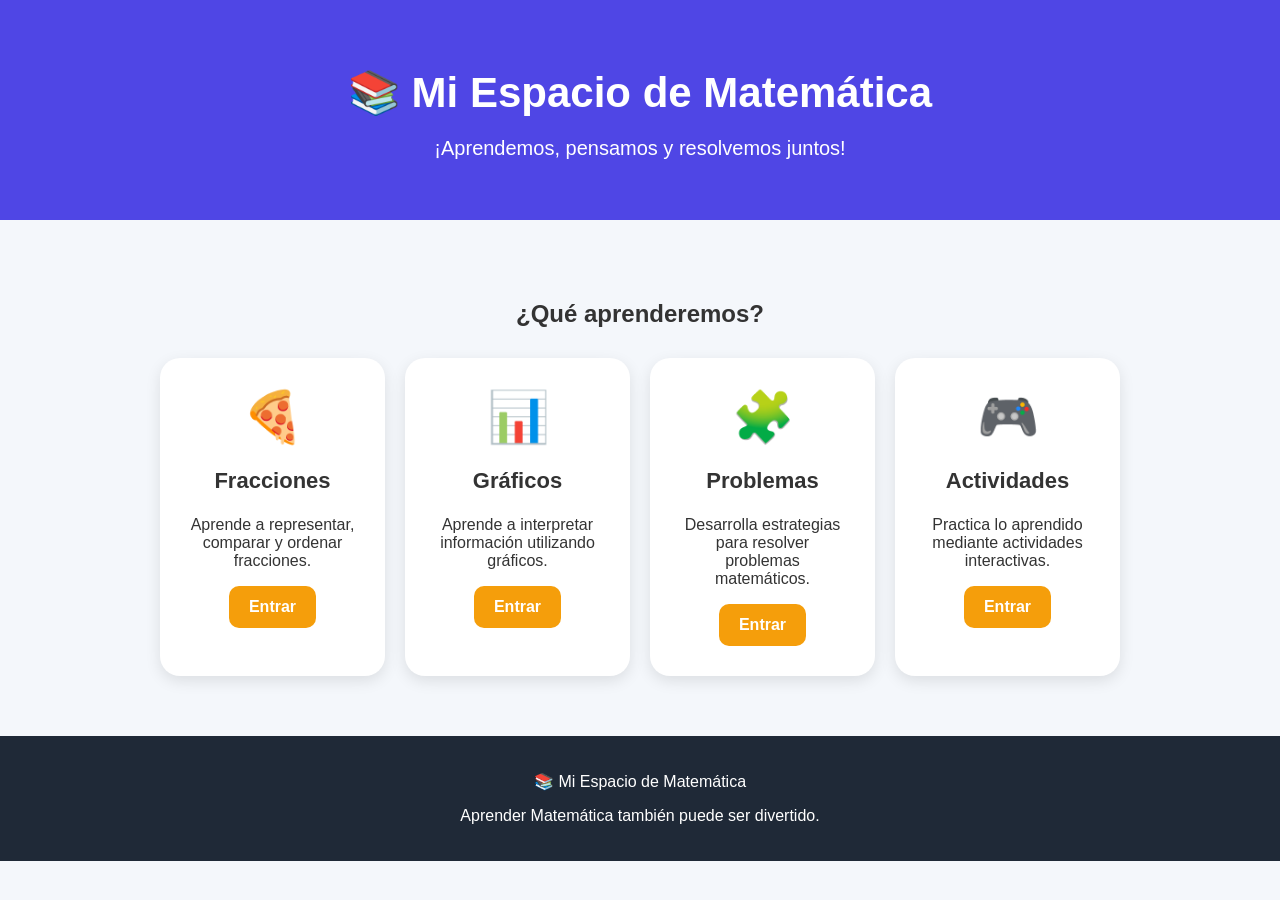
<file: index.html>
<!DOCTYPE html>
<html lang="es">

<head>
    <meta charset="UTF-8">
    <meta name="viewport" content="width=device-width, initial-scale=1.0">

    <title>Mi Espacio de Matemática</title>

    <link rel="stylesheet" href="style.css">
</head>

<body>

    <header>
        <h1>📚 Mi Espacio de Matemática</h1>
        <p>¡Aprendemos, pensamos y resolvemos juntos!</p>
    </header>

    <main class="contenedor">

        <h2>¿Qué aprenderemos?</h2>

        <section class="tarjetas">

            <div class="tarjeta">
                <div class="emoji">🍕</div>
                <h3>Fracciones</h3>
                <p>Aprende a representar, comparar y ordenar fracciones.</p>
            <a href="fracciones.html" class="boton">Entrar</a>
            </div>

            <div class="tarjeta">
                <div class="emoji">📊</div>
                <h3>Gráficos</h3>
                <p>Aprende a interpretar información utilizando gráficos.</p>
                <a href="#" class="boton">Entrar</a>
            </div>

            <div class="tarjeta">
                <div class="emoji">🧩</div>
                <h3>Problemas</h3>
                <p>Desarrolla estrategias para resolver problemas matemáticos.</p>
                <a href="#" class="boton">Entrar</a>
            </div>

            <div class="tarjeta">
                <div class="emoji">🎮</div>
                <h3>Actividades</h3>
                <p>Practica lo aprendido mediante actividades interactivas.</p>
                <a href="#" class="boton">Entrar</a>
            </div>

        </section>

    </main>

    <footer>
        <p>📚 Mi Espacio de Matemática</p>
        <p>Aprender Matemática también puede ser divertido.</p>
    </footer>

</body>

</html>
</file>
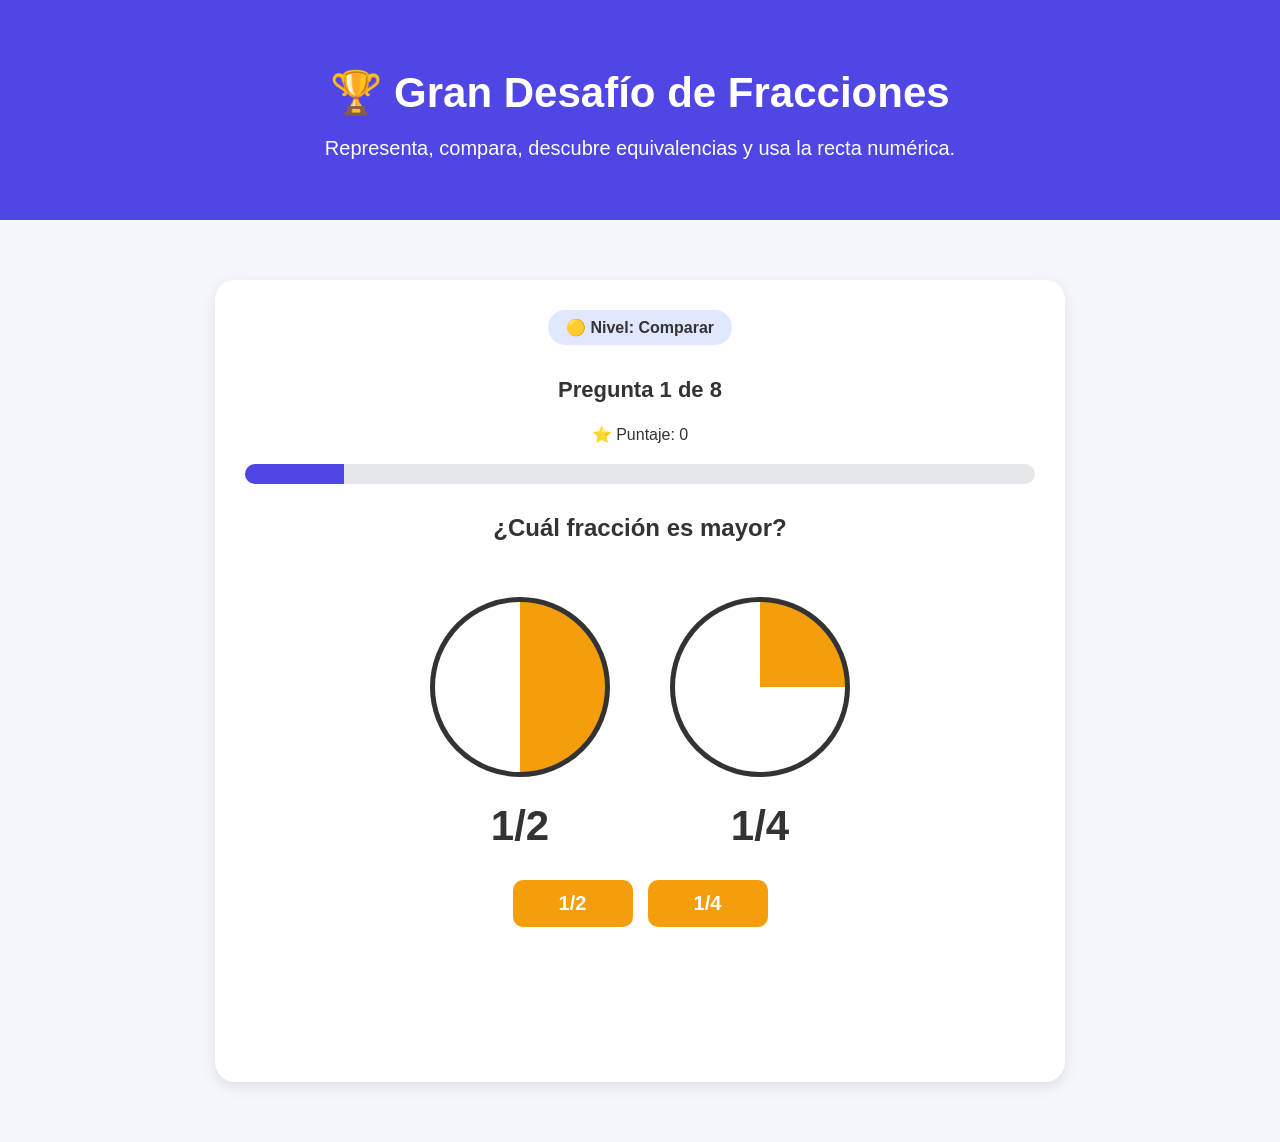
<file: desafio-fracciones.html>
<!DOCTYPE html>
<html lang="es">

<head>
<meta charset="UTF-8">
<meta name="viewport" content="width=device-width, initial-scale=1.0">

<title>Gran Desafío de Fracciones</title>

<link rel="stylesheet" href="style.css">

<style>

.juego {
    max-width: 850px;
    margin: auto;
    text-align: center;
}

.nivel {
    display: inline-block;
    padding: 8px 18px;
    border-radius: 20px;
    background: #e0e7ff;
    font-weight: bold;
    margin-bottom: 10px;
}

.barra-fondo {
    height: 20px;
    background: #e5e7eb;
    border-radius: 20px;
    overflow: hidden;
    margin: 20px 0 30px;
}

.barra-progreso {
    height: 100%;
    width: 0%;
    background: #4f46e5;
    transition: width 0.4s;
}

.figura-fraccion {
    width: 180px;
    height: 180px;
    border-radius: 50%;
    border: 5px solid #333;
    margin: 25px auto;
}

.opciones {
    display: flex;
    justify-content: center;
    gap: 15px;
    flex-wrap: wrap;
    margin: 25px 0;
}

.opcion {
    border: none;
    cursor: pointer;
    font-size: 20px;
    min-width: 120px;
}

.opcion:disabled {
    opacity: 0.6;
    cursor: default;
}

.fracciones-comparar {
    display: flex;
    justify-content: center;
    gap: 60px;
    flex-wrap: wrap;
    margin: 30px 0;
}

.fraccion-grande {
    font-size: 42px;
    font-weight: bold;
}

.recta {
    position: relative;
    max-width: 600px;
    height: 100px;
    margin: 40px auto;
}

.linea {
    position: absolute;
    top: 35px;
    left: 5%;
    width: 90%;
    height: 5px;
    background: #333;
}

.puntos {
    position: relative;
    display: flex;
    justify-content: space-between;
    padding: 0 5%;
}

.punto {
    margin-top: 20px;
    font-weight: bold;
    font-size: 18px;
}

#retroalimentacion {
    min-height: 70px;
    margin-top: 20px;
}

.resultado {
    font-size: 23px;
    line-height: 1.6;
}

</style>
</head>

<body>

<header>
    <h1>🏆 Gran Desafío de Fracciones</h1>
    <p>Representa, compara, descubre equivalencias y usa la recta numérica.</p>
</header>

<main class="contenedor">

<div class="tarjeta juego" id="juego">

    <div class="nivel" id="nivel"></div>

    <h3 id="contador"></h3>

    <p id="puntaje">⭐ Puntaje: 0</p>

    <div class="barra-fondo">
        <div class="barra-progreso" id="barra"></div>
    </div>

    <h2 id="pregunta"></h2>

    <div id="contenido"></div>

    <div class="opciones" id="opciones"></div>

    <h2 id="retroalimentacion"></h2>

    <button
        id="siguiente"
        class="boton"
        onclick="siguiente()"
        style="display:none;">
        Siguiente ➡️
    </button>

</div>

</main>

<script>

const preguntas = [

{
tipo: "comparar",
nivel: "🟡 Nivel: Comparar",
pregunta: "¿Cuál fracción es mayor?",
a: [1,2],
b: [1,4],
opciones: ["1/2","1/4"],
correcta: "1/2",
explicacion: "1/2 es mayor que 1/4."
},

{
tipo: "comparar",
nivel: "🟡 Nivel: Comparar",
pregunta: "¿Cuál fracción es mayor?",
a: [1,3],
b: [2,3],
opciones: ["1/3","2/3"],
correcta: "2/3",
explicacion: "Cuando el denominador es igual, la fracción con mayor numerador representa una cantidad mayor."
},

{
tipo: "representar",
nivel: "🟢 Nivel: Representar",
pregunta: "¿Qué fracción está representada?",
fraccion: [3,4],
opciones: ["1/4","2/4","3/4"],
correcta: "3/4",
explicacion: "Hay 4 partes iguales y 3 están coloreadas."
},

{
tipo: "representar",
nivel: "🟢 Nivel: Representar",
pregunta: "¿Qué fracción está representada?",
fraccion: [2,3],
opciones: ["1/3","2/3","3/3"],
correcta: "2/3",
explicacion: "El entero está dividido en 3 partes iguales y 2 están coloreadas."
},

{
tipo: "equivalencia",
nivel: "🟠 Nivel: Equivalencias",
pregunta: "¿Cuál fracción es equivalente a 1/2?",
opciones: ["1/4","2/4","3/4"],
correcta: "2/4",
explicacion: "1/2 y 2/4 representan la misma cantidad del entero."
},

{
tipo: "equivalencia",
nivel: "🟠 Nivel: Equivalencias",
pregunta: "¿Cuál fracción es equivalente a 2/4?",
opciones: ["1/2","1/3","3/4"],
correcta: "1/2",
explicacion: "2/4 representa la misma cantidad que 1/2."
},

{
tipo: "recta",
nivel: "🔵 Nivel: Recta numérica",
pregunta: "¿En qué punto se encuentra 1/2?",
marcas: ["0","1/4","1/2","3/4","1"],
opciones: ["1/4","1/2","3/4"],
correcta: "1/2",
explicacion: "1/2 está exactamente a la mitad entre 0 y 1."
},

{
tipo: "recta",
nivel: "🔵 Nivel: Recta numérica",
pregunta: "¿En qué punto se encuentra 3/4?",
marcas: ["0","1/4","1/2","3/4","1"],
opciones: ["1/4","1/2","3/4"],
correcta: "3/4",
explicacion: "3/4 se ubica después de 1/2 y antes de 1."
}

];

let actual = 0;
let puntaje = 0;
let respondida = false;

function circulo(numerador, denominador) {

    const grados = (numerador / denominador) * 360;

    return `
        <div
        class="figura-fraccion"
        style="
        background:
        conic-gradient(
        #f59e0b 0deg ${grados}deg,
        white ${grados}deg 360deg
        );">
        </div>
    `;
}

function mostrarPregunta() {

    respondida = false;

    const p = preguntas[actual];

    document.getElementById("nivel").innerHTML = p.nivel;

    document.getElementById("contador").innerHTML =
        `Pregunta ${actual + 1} de ${preguntas.length}`;

    document.getElementById("pregunta").innerHTML =
        p.pregunta;

    document.getElementById("retroalimentacion").innerHTML = "";

    document.getElementById("siguiente").style.display = "none";

    const progreso =
        ((actual + 1) / preguntas.length) * 100;

    document.getElementById("barra").style.width =
        progreso + "%";

    let contenido = "";

    if (p.tipo === "comparar") {

        contenido = `
        <div class="fracciones-comparar">

            <div>
                ${circulo(p.a[0],p.a[1])}
                <div class="fraccion-grande">
                    ${p.a[0]}/${p.a[1]}
                </div>
            </div>

            <div>
                ${circulo(p.b[0],p.b[1])}
                <div class="fraccion-grande">
                    ${p.b[0]}/${p.b[1]}
                </div>
            </div>

        </div>
        `;
    }

    if (p.tipo === "representar") {

        contenido =
            circulo(p.fraccion[0],p.fraccion[1]);
    }

    if (p.tipo === "equivalencia") {

        contenido = `
            <div style="font-size:60px; margin:30px;">
                🤔
            </div>
        `;
    }

    if (p.tipo === "recta") {

        contenido = `
        <div class="recta">

            <div class="linea"></div>

            <div class="puntos">

                ${p.marcas.map(m =>
                    `<div class="punto">|<br>${m}</div>`
                ).join("")}

            </div>

        </div>
        `;
    }

    document.getElementById("contenido").innerHTML =
        contenido;

    document.getElementById("opciones").innerHTML =
        p.opciones.map(opcion =>

        `<button
        class="boton opcion"
        onclick="responder('${opcion}')">
        ${opcion}
        </button>`

        ).join("");
}

function responder(respuesta) {

    if (respondida) return;

    respondida = true;

    const p = preguntas[actual];

    if (respuesta === p.correcta) {

        puntaje++;

        document.getElementById("retroalimentacion").innerHTML =
            "🎉 ¡Correcto! " + p.explicacion;

    } else {

        document.getElementById("retroalimentacion").innerHTML =
            "💡 Aún no. " + p.explicacion;
    }

    document.getElementById("puntaje").innerHTML =
        `⭐ Puntaje: ${puntaje}`;

    document.querySelectorAll(".opcion")
        .forEach(boton => boton.disabled = true);

    document.getElementById("siguiente").style.display =
        "inline-block";

    if (actual === preguntas.length - 1) {

        document.getElementById("siguiente").innerHTML =
            "Ver resultado 🏆";
    }
}

function siguiente() {

    actual++;

    if (actual < preguntas.length) {

        mostrarPregunta();

    } else {

        finalizar();
    }
}

function finalizar() {

    let mensaje;
    let emoji;

    if (puntaje >= 7) {

        emoji = "🏆";
        mensaje =
            "¡Excelente trabajo! Demuestras un gran dominio de las fracciones.";

    } else if (puntaje >= 5) {

        emoji = "👏";
        mensaje =
            "¡Muy buen trabajo! Estás avanzando muy bien.";

    } else {

        emoji = "💪";
        mensaje =
            "¡Buen esfuerzo! Sigue practicando y observa con atención las representaciones.";
    }

    document.getElementById("juego").innerHTML = `

        <div class="resultado">

            <h1>${emoji}</h1>

            <h1>Desafío completado</h1>

            <h2>
                ${puntaje} de ${preguntas.length} puntos
            </h2>

            <p>${mensaje}</p>

            <button
            class="boton"
            onclick="location.reload()">
                🔄 Intentar nuevamente
            </button>

            <br><br>

            <a
            href="index.html"
            class="boton">
                🏠 Volver al inicio
            </a>

        </div>
    `;
}

mostrarPregunta();

</script>

</body>
</html>
</file>
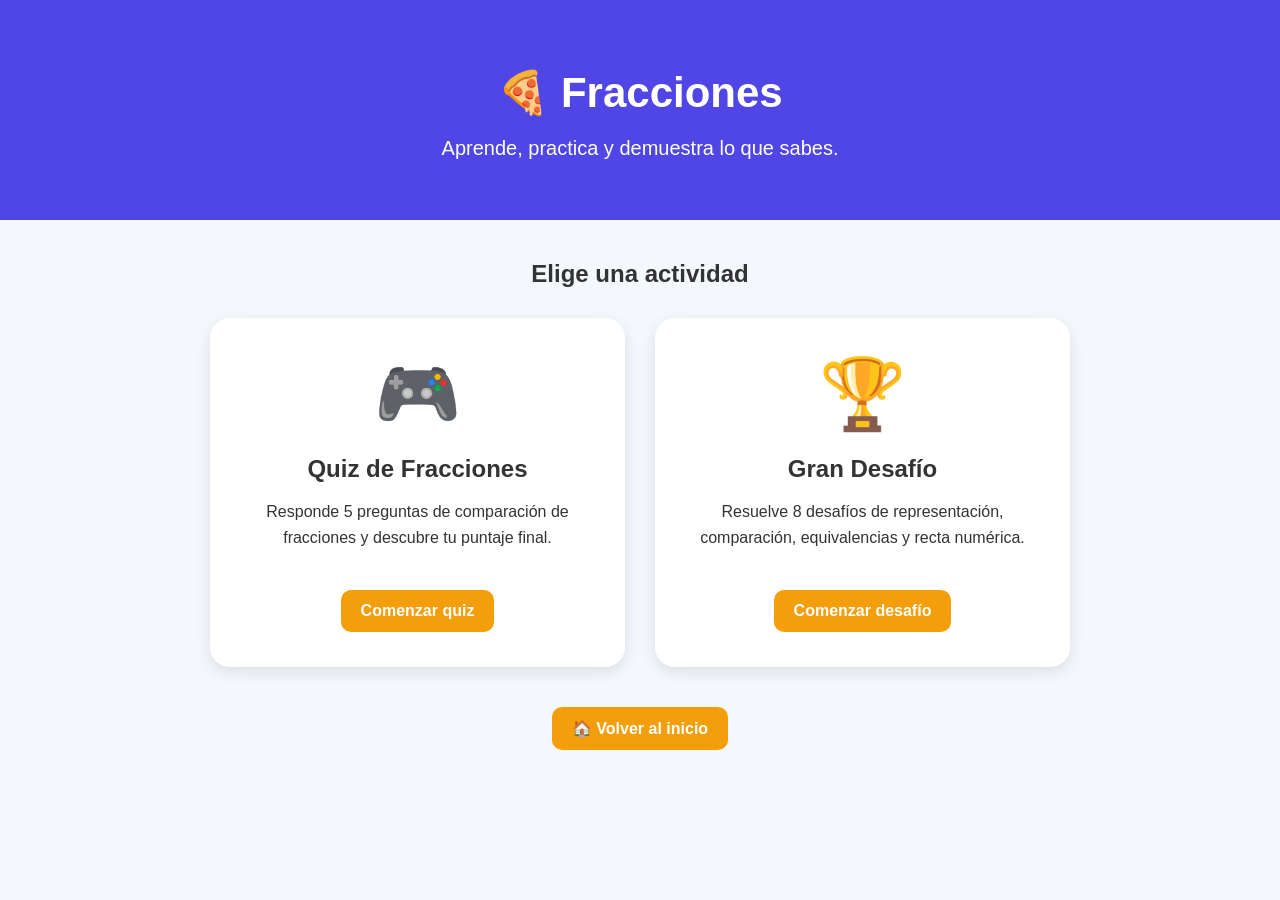
<file: fracciones.html>
<!DOCTYPE html>
<html lang="es">

<head>
    <meta charset="UTF-8">
    <meta name="viewport" content="width=device-width, initial-scale=1.0">

    <title>Fracciones | Mi Espacio de Matemática</title>

    <link rel="stylesheet" href="style.css">

    <style>

        .menu-fracciones {
            max-width: 900px;
            margin: auto;
        }

        .actividades-fracciones {
            display: grid;
            grid-template-columns: repeat(auto-fit, minmax(280px, 1fr));
            gap: 30px;
            margin-top: 30px;
        }

        .actividad {
            background: white;
            border-radius: 20px;
            padding: 35px;
            text-align: center;
            box-shadow: 0 5px 15px rgba(0,0,0,0.1);
        }

        .actividad .emoji {
            font-size: 70px;
        }

        .actividad h2 {
            margin-bottom: 15px;
        }

        .actividad p {
            line-height: 1.6;
            min-height: 75px;
        }

        .volver {
            text-align: center;
            margin-top: 40px;
        }

    </style>
</head>

<body>

<header>

    <h1>🍕 Fracciones</h1>

    <p>
        Aprende, practica y demuestra lo que sabes.
    </p>

</header>

<main class="contenedor menu-fracciones">

    <h2>Elige una actividad</h2>

    <section class="actividades-fracciones">

        <div class="actividad">

            <div class="emoji">
                🎮
            </div>

            <h2>
                Quiz de Fracciones
            </h2>

            <p>
                Responde 5 preguntas de comparación de fracciones
                y descubre tu puntaje final.
            </p>

            <a
                href="quiz-fracciones.html"
                class="boton">

                Comenzar quiz

            </a>

        </div>

        <div class="actividad">

            <div class="emoji">
                🏆
            </div>

            <h2>
                Gran Desafío
            </h2>

            <p>
                Resuelve 8 desafíos de representación,
                comparación, equivalencias y recta numérica.
            </p>

            <a
                href="desafio-fracciones.html"
                class="boton">

                Comenzar desafío

            </a>

        </div>

    </section>

    <div class="volver">

        <a
            href="index.html"
            class="boton">

            🏠 Volver al inicio

        </a>

    </div>

</main>

</body>

</html>
</file>
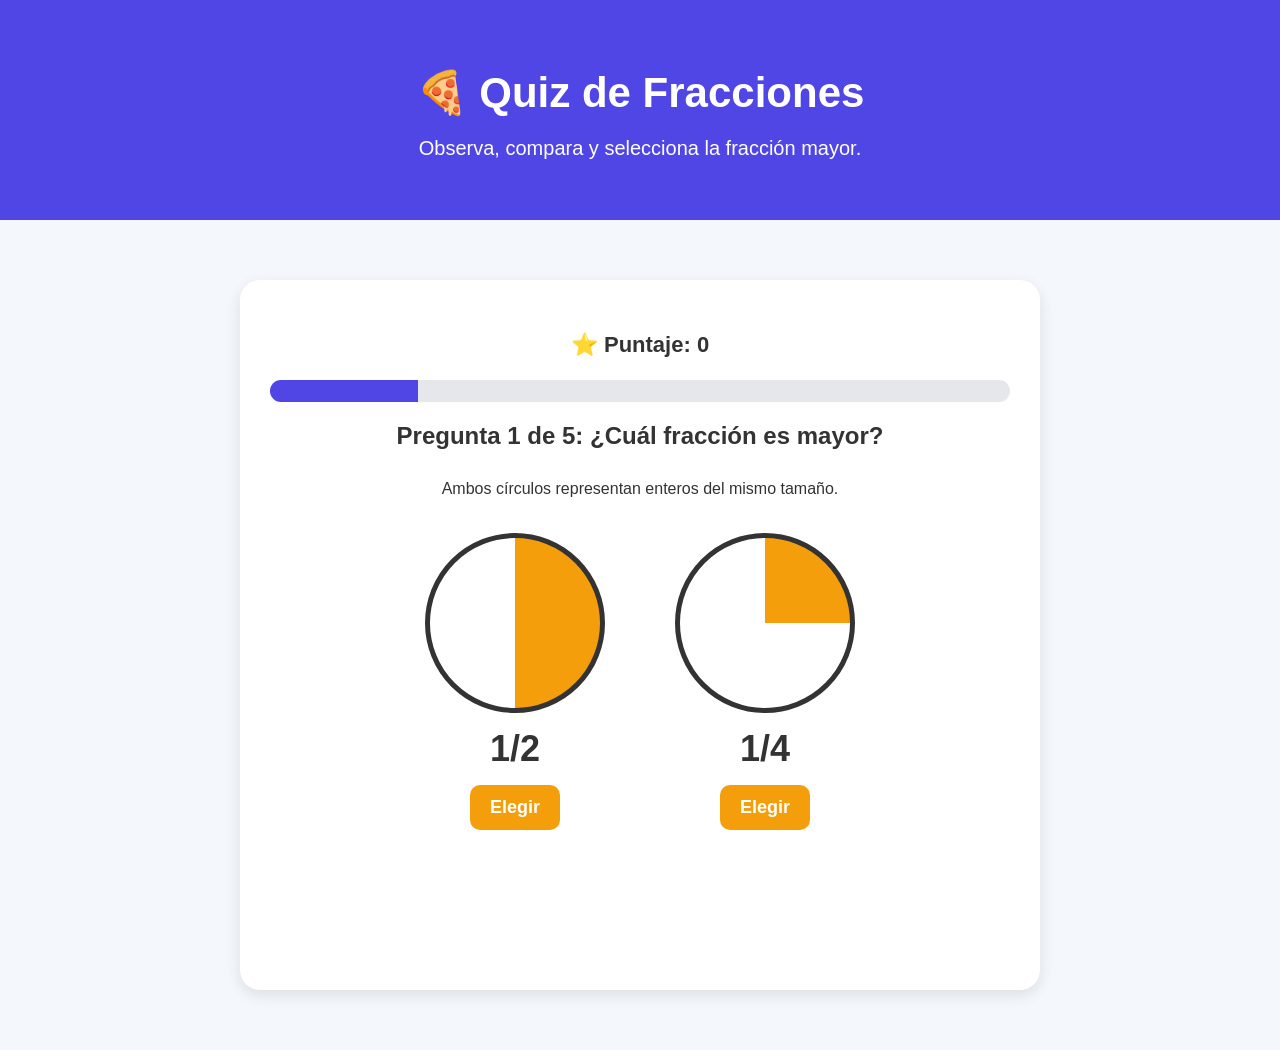
<file: quiz-fracciones.html>
<!DOCTYPE html>
<html lang="es">

<head>
    <meta charset="UTF-8">
    <meta name="viewport" content="width=device-width, initial-scale=1.0">

    <title>Quiz de Fracciones</title>

    <link rel="stylesheet" href="style.css">

    <style>
        .quiz {
            max-width: 800px;
            margin: auto;
            text-align: center;
        }

        .barra-contenedor {
            width: 100%;
            height: 22px;
            background-color: #e5e7eb;
            border-radius: 20px;
            overflow: hidden;
            margin: 20px 0;
        }

        .barra {
            height: 100%;
            width: 20%;
            background-color: #4f46e5;
            transition: width 0.4s;
        }

        .fracciones {
            display: flex;
            justify-content: center;
            gap: 70px;
            flex-wrap: wrap;
            margin: 35px 0;
        }

        .opcion {
            text-align: center;
        }

        .circulo {
            width: 180px;
            height: 180px;
            border-radius: 50%;
            border: 5px solid #333;
            margin: 0 auto 15px;
        }

        .fraccion {
            font-size: 36px;
            font-weight: bold;
            margin: 15px;
        }

        .boton-respuesta {
            border: none;
            cursor: pointer;
            font-size: 18px;
        }

        #mensaje {
            min-height: 65px;
            margin-top: 25px;
        }

        #puntaje {
            font-size: 22px;
            font-weight: bold;
        }

        .resultado-final {
            font-size: 24px;
            line-height: 1.6;
        }
    </style>
</head>

<body>

<header>
    <h1>🍕 Quiz de Fracciones</h1>
    <p>Observa, compara y selecciona la fracción mayor.</p>
</header>

<main class="contenedor">

    <div class="tarjeta quiz" id="quiz">

        <p id="puntaje">⭐ Puntaje: 0</p>

        <div class="barra-contenedor">
            <div class="barra" id="barra"></div>
        </div>

        <h2 id="pregunta"></h2>

        <p>Ambos círculos representan enteros del mismo tamaño.</p>

        <div class="fracciones">

            <div class="opcion">
                <div id="circulo1" class="circulo"></div>
                <div id="fraccion1" class="fraccion"></div>

                <button
                    id="boton1"
                    class="boton boton-respuesta"
                    onclick="responder(0)">
                    Elegir
                </button>
            </div>

            <div class="opcion">
                <div id="circulo2" class="circulo"></div>
                <div id="fraccion2" class="fraccion"></div>

                <button
                    id="boton2"
                    class="boton boton-respuesta"
                    onclick="responder(1)">
                    Elegir
                </button>
            </div>

        </div>

        <h2 id="mensaje"></h2>

        <button
            id="siguiente"
            class="boton boton-respuesta"
            onclick="siguientePregunta()"
            style="display:none">
            Siguiente pregunta ➡️
        </button>

    </div>

</main>

<script>

const preguntas = [
    {a:[1,2], b:[1,4], correcta:0, explicacion:"1/2 es mayor que 1/4."},
    {a:[3,4], b:[2,4], correcta:0, explicacion:"3/4 es mayor que 2/4."},
    {a:[1,3], b:[2,3], correcta:1, explicacion:"2/3 es mayor que 1/3."},
    {a:[2,5], b:[4,5], correcta:1, explicacion:"4/5 es mayor que 2/5."},
    {a:[3,6], b:[1,6], correcta:0, explicacion:"3/6 es mayor que 1/6."}
];

let actual = 0;
let puntaje = 0;
let respondida = false;

function dibujarFraccion(elemento, numerador, denominador) {

    const grados = (numerador / denominador) * 360;

    elemento.style.background =
        `conic-gradient(
            #f59e0b 0deg ${grados}deg,
            white ${grados}deg 360deg
        )`;
}

function mostrarPregunta() {

    respondida = false;

    const p = preguntas[actual];

    document.getElementById("pregunta").innerHTML =
        `Pregunta ${actual + 1} de ${preguntas.length}: ¿Cuál fracción es mayor?`;

    document.getElementById("fraccion1").innerHTML =
        `${p.a[0]}/${p.a[1]}`;

    document.getElementById("fraccion2").innerHTML =
        `${p.b[0]}/${p.b[1]}`;

    dibujarFraccion(
        document.getElementById("circulo1"),
        p.a[0],
        p.a[1]
    );

    dibujarFraccion(
        document.getElementById("circulo2"),
        p.b[0],
        p.b[1]
    );

    document.getElementById("mensaje").innerHTML = "";

    document.getElementById("siguiente").style.display = "none";

    document.getElementById("boton1").disabled = false;
    document.getElementById("boton2").disabled = false;

    const progreso =
        ((actual + 1) / preguntas.length) * 100;

    document.getElementById("barra").style.width =
        progreso + "%";
}

function responder(opcion) {

    if (respondida) return;

    respondida = true;

    const p = preguntas[actual];

    if (opcion === p.correcta) {

        puntaje++;

        document.getElementById("mensaje").innerHTML =
            "🎉 ¡Correcto! " + p.explicacion;

    } else {

        document.getElementById("mensaje").innerHTML =
            "💡 Aún no. " + p.explicacion;
    }

    document.getElementById("puntaje").innerHTML =
        `⭐ Puntaje: ${puntaje}`;

    document.getElementById("boton1").disabled = true;
    document.getElementById("boton2").disabled = true;

    document.getElementById("siguiente").style.display =
        "inline-block";

    if (actual === preguntas.length - 1) {

        document.getElementById("siguiente").innerHTML =
            "Ver resultado 🏆";
    }
}

function siguientePregunta() {

    actual++;

    if (actual < preguntas.length) {
        mostrarPregunta();
    } else {
        finalizarQuiz();
    }
}

function finalizarQuiz() {

    let mensajeFinal = "";
    let emoji = "";

    if (puntaje === 5) {

        emoji = "🏆";
        mensajeFinal =
            "¡Excelente! Dominas la comparación de fracciones.";

    } else if (puntaje >= 3) {

        emoji = "👏";
        mensajeFinal =
            "¡Muy buen trabajo! Sigue practicando.";

    } else {

        emoji = "💪";
        mensajeFinal =
            "Buen esfuerzo. Observa nuevamente las representaciones y vuelve a intentarlo.";
    }

    document.getElementById("quiz").innerHTML = `

        <div class="resultado-final">

            <h1>${emoji} Resultado final</h1>

            <h2>
                Obtuviste ${puntaje} de 5 puntos
            </h2>

            <p>${mensajeFinal}</p>

            <button
                class="boton boton-respuesta"
                onclick="location.reload()">
                🔄 Jugar nuevamente
            </button>

            <br><br>

            <a
                href="fracciones.html"
                class="boton">
                🍕 Volver a Fracciones
            </a>

        </div>
    `;
}

mostrarPregunta();

</script>

</body>
</html>
</file>
<file: style.css>
* {
    box-sizing: border-box;
}

body {
    margin: 0;
    font-family: Arial, sans-serif;
    background-color: #f4f7fb;
    color: #333;
}

header {
    background-color: #4f46e5;
    color: white;
    text-align: center;
    padding: 40px 20px;
}

header h1 {
    font-size: 42px;
    margin-bottom: 10px;
}

header p {
    font-size: 20px;
}

.contenedor {
    max-width: 1000px;
    margin: 40px auto;
    padding: 20px;
}

h2 {
    text-align: center;
    margin-bottom: 30px;
}

.tarjetas {
    display: grid;
    grid-template-columns: repeat(auto-fit, minmax(220px, 1fr));
    gap: 20px;
}

.tarjeta {
    background-color: white;
    border-radius: 20px;
    padding: 30px;
    text-align: center;
    box-shadow: 0 5px 15px rgba(0,0,0,0.1);
    transition: transform 0.2s;
}

.tarjeta:hover {
    transform: translateY(-5px);
}

.tarjeta .emoji {
    font-size: 50px;
}

.tarjeta h3 {
    font-size: 22px;
}

.boton {
    display: inline-block;
    background-color: #f59e0b;
    color: white;
    padding: 12px 20px;
    border-radius: 10px;
    text-decoration: none;
    font-weight: bold;
}

footer {
    text-align: center;
    margin-top: 40px;
    padding: 20px;
    background-color: #1f2937;
    color: white;
}
</file>
